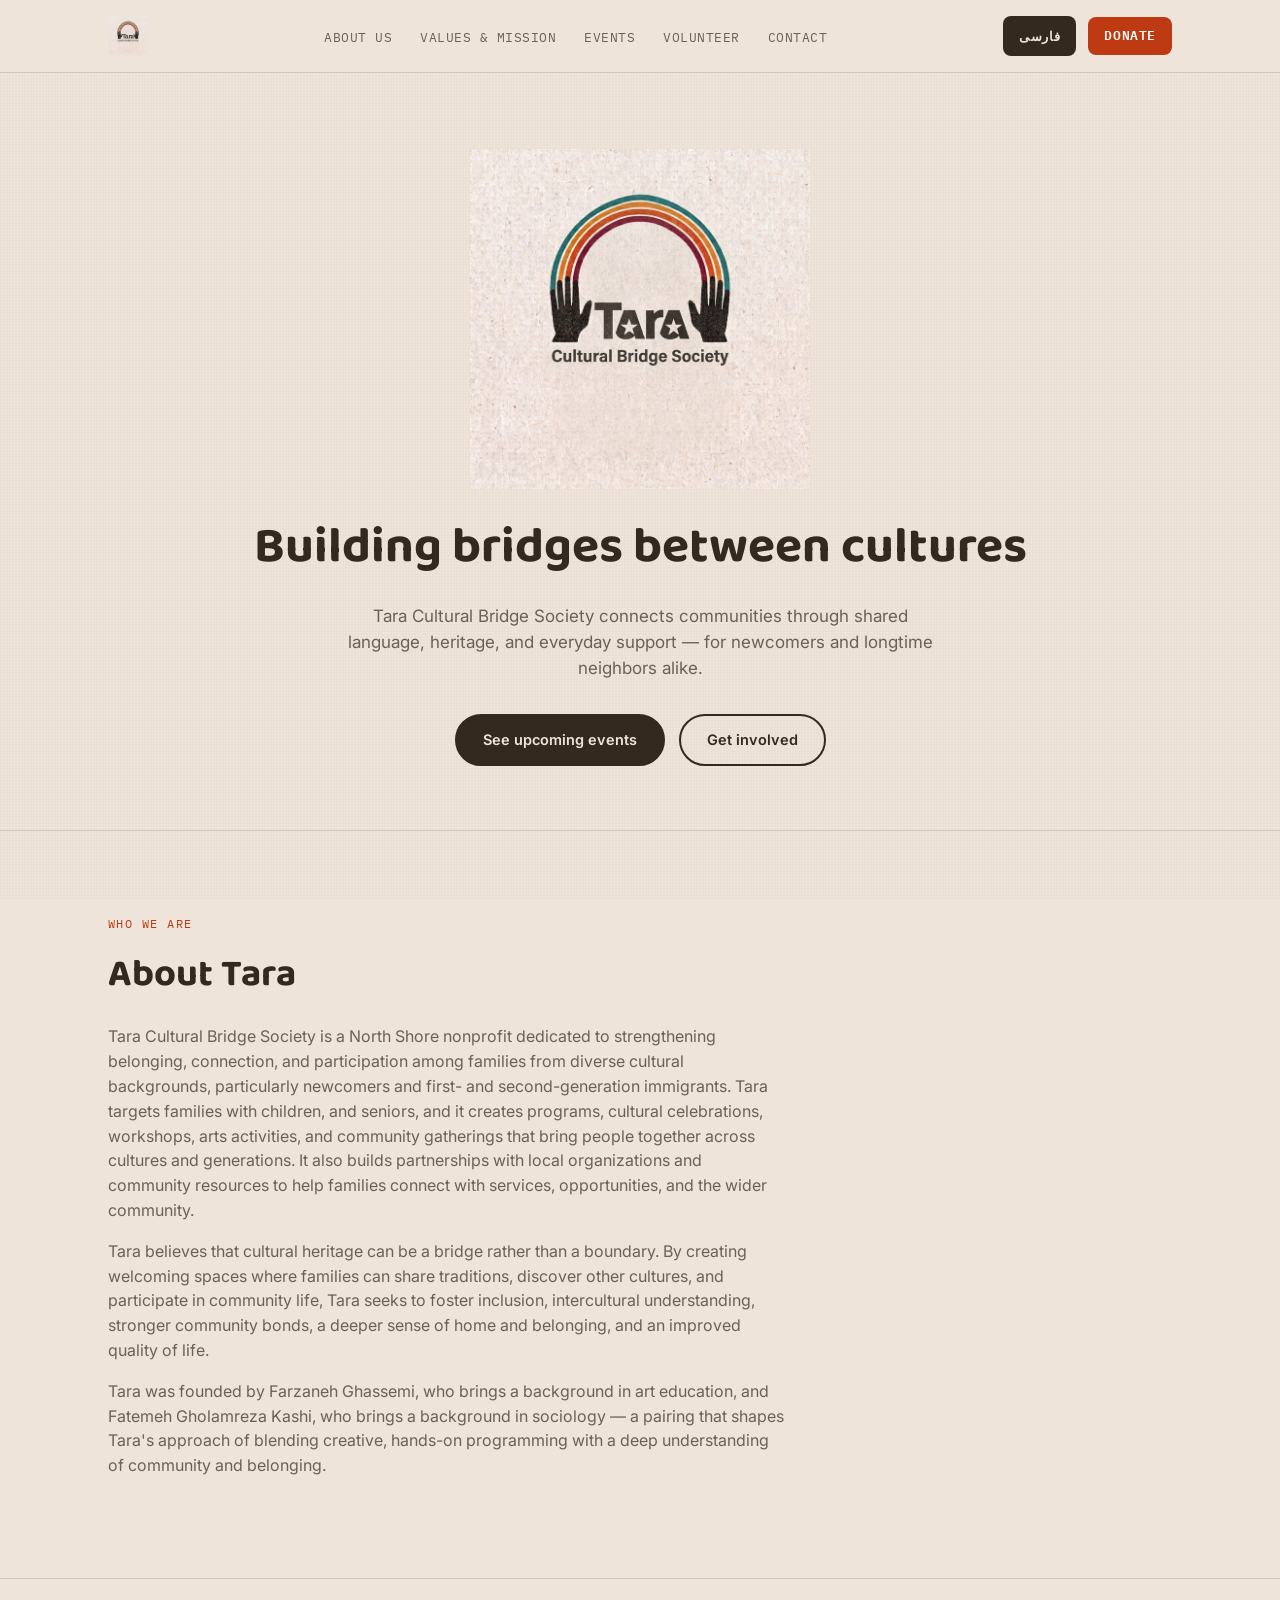
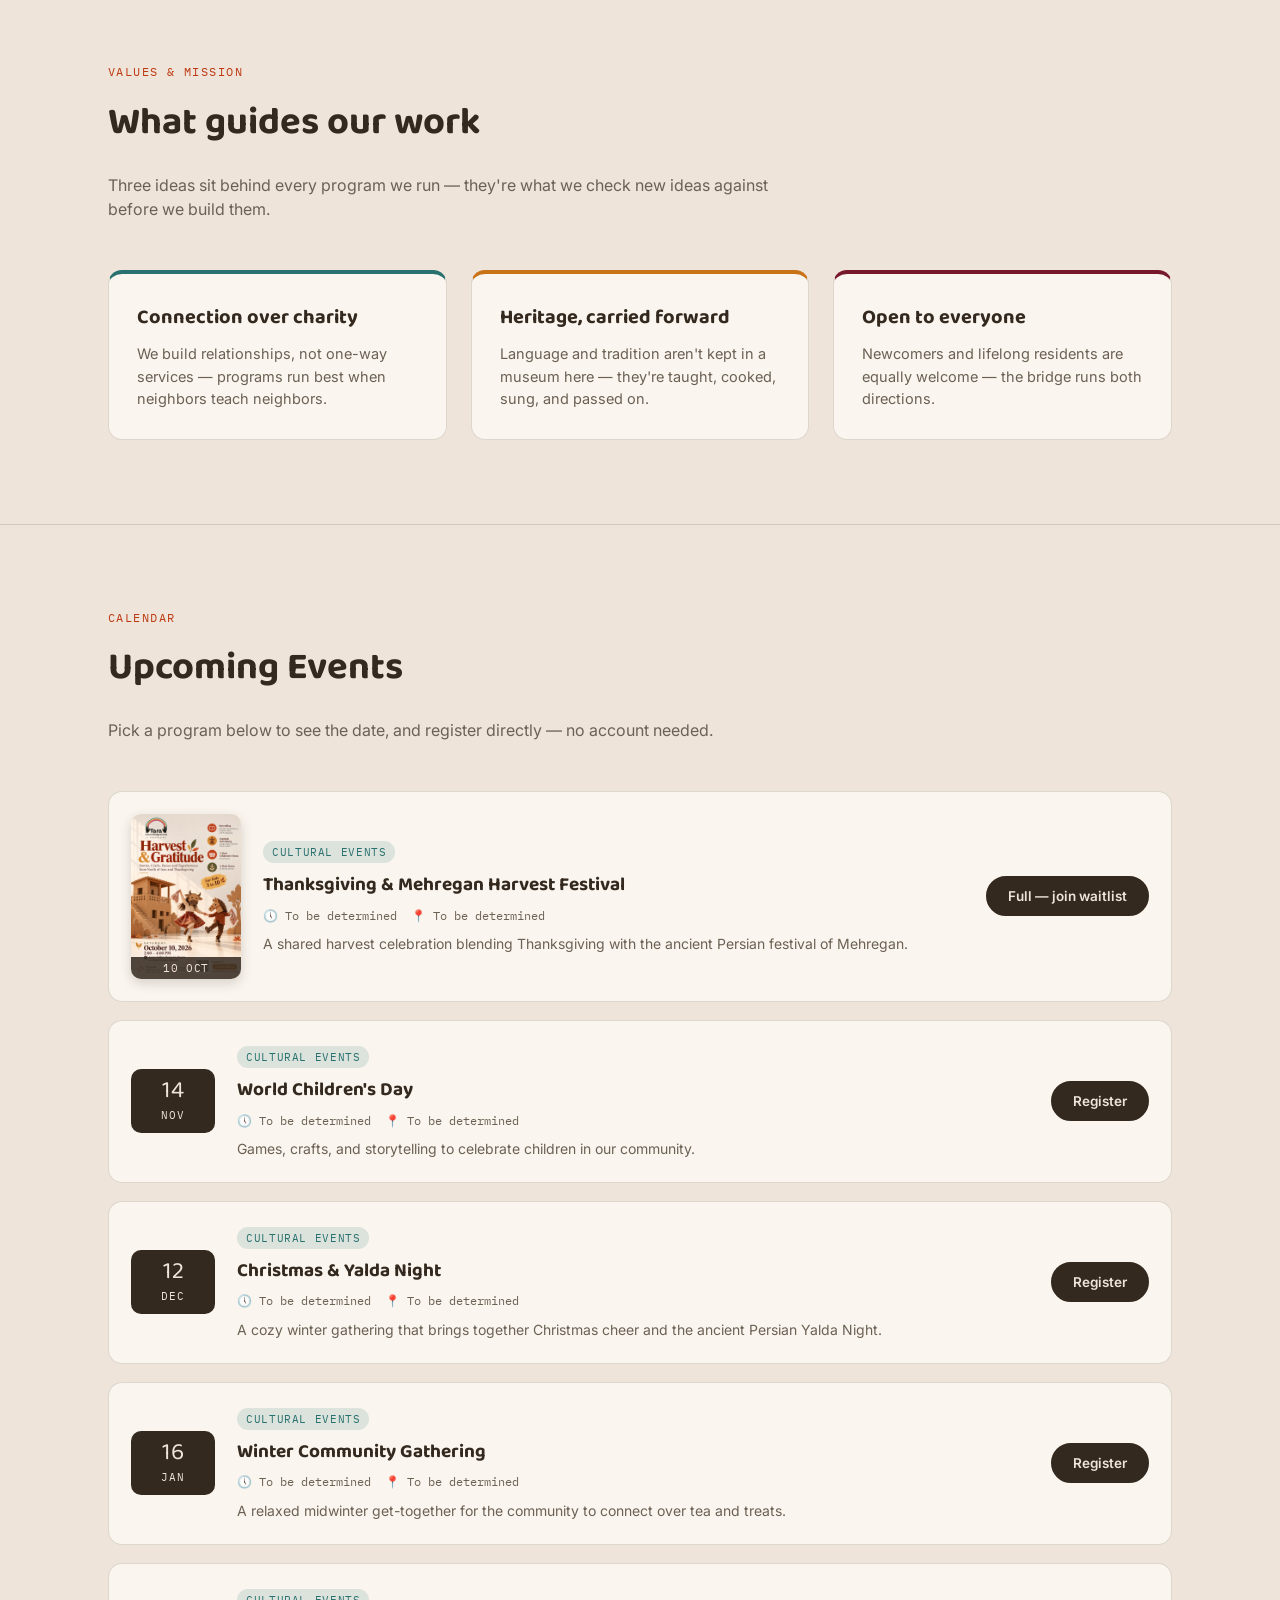
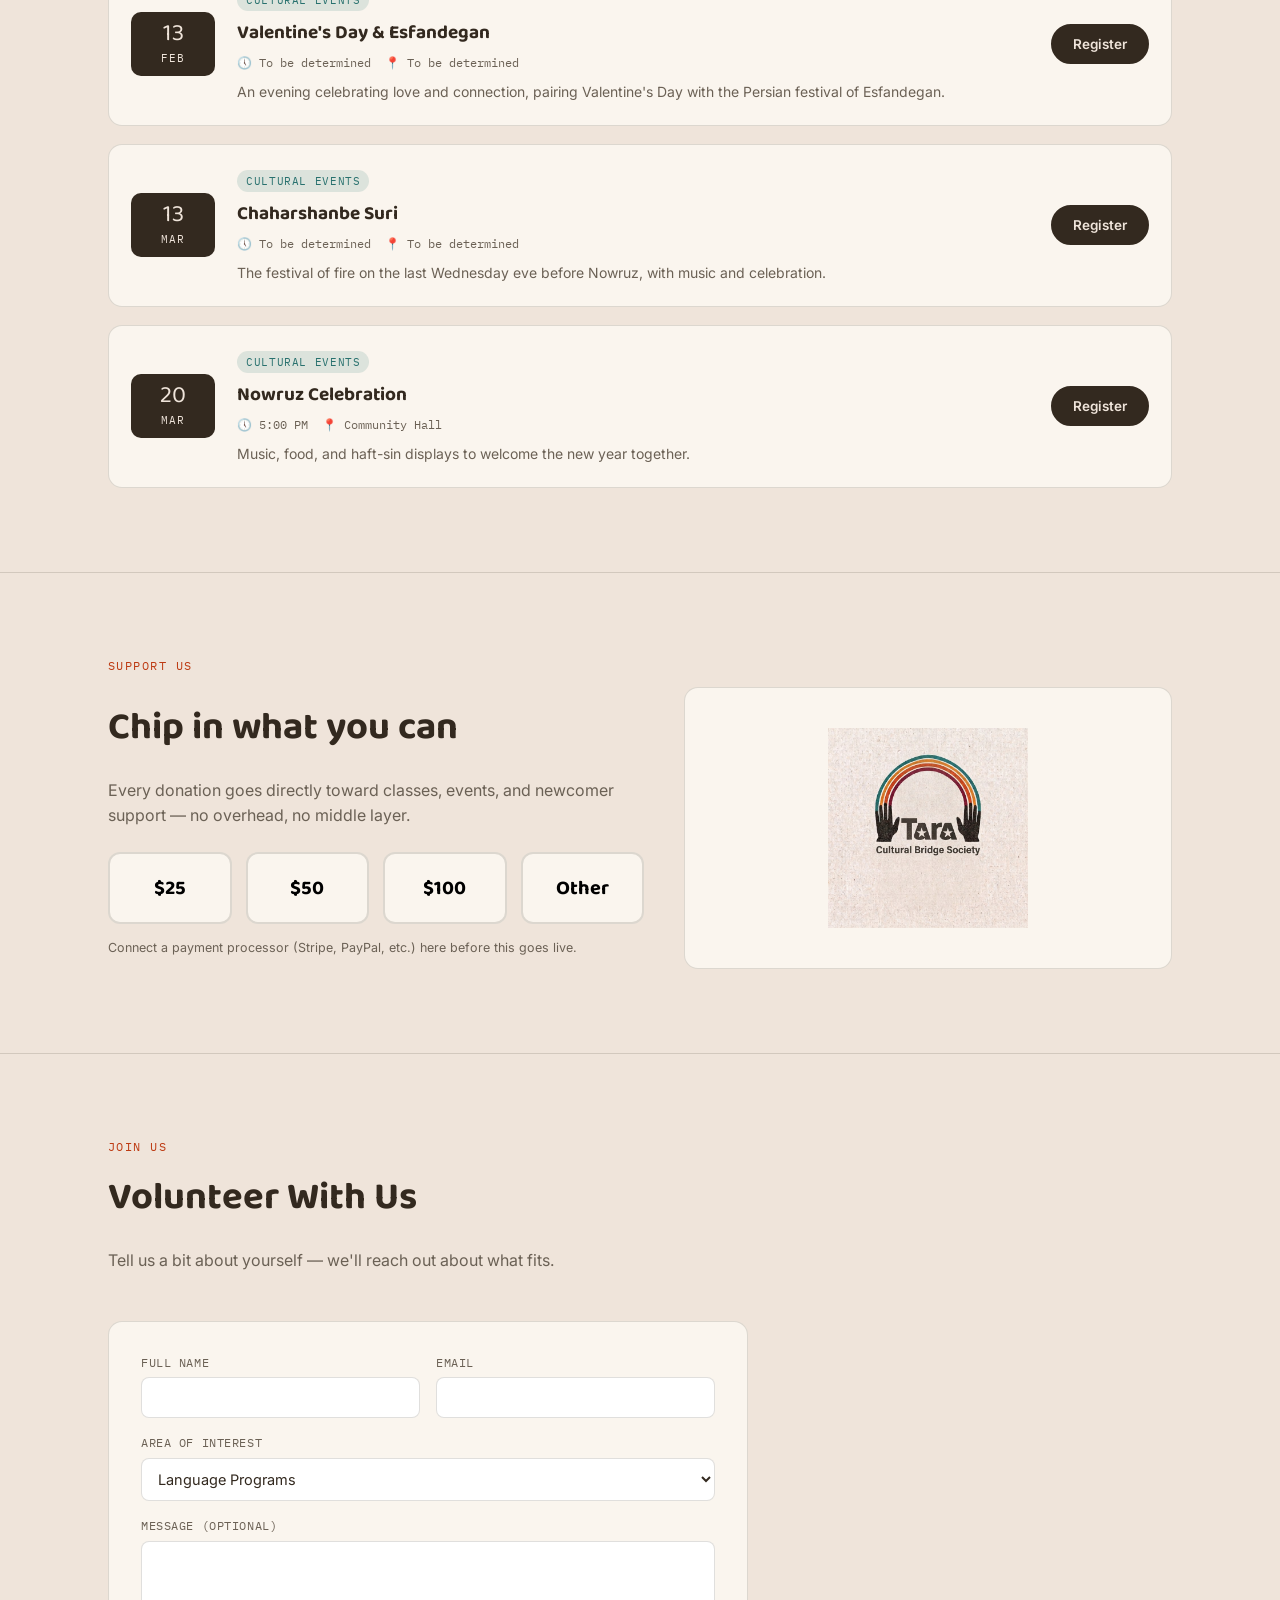
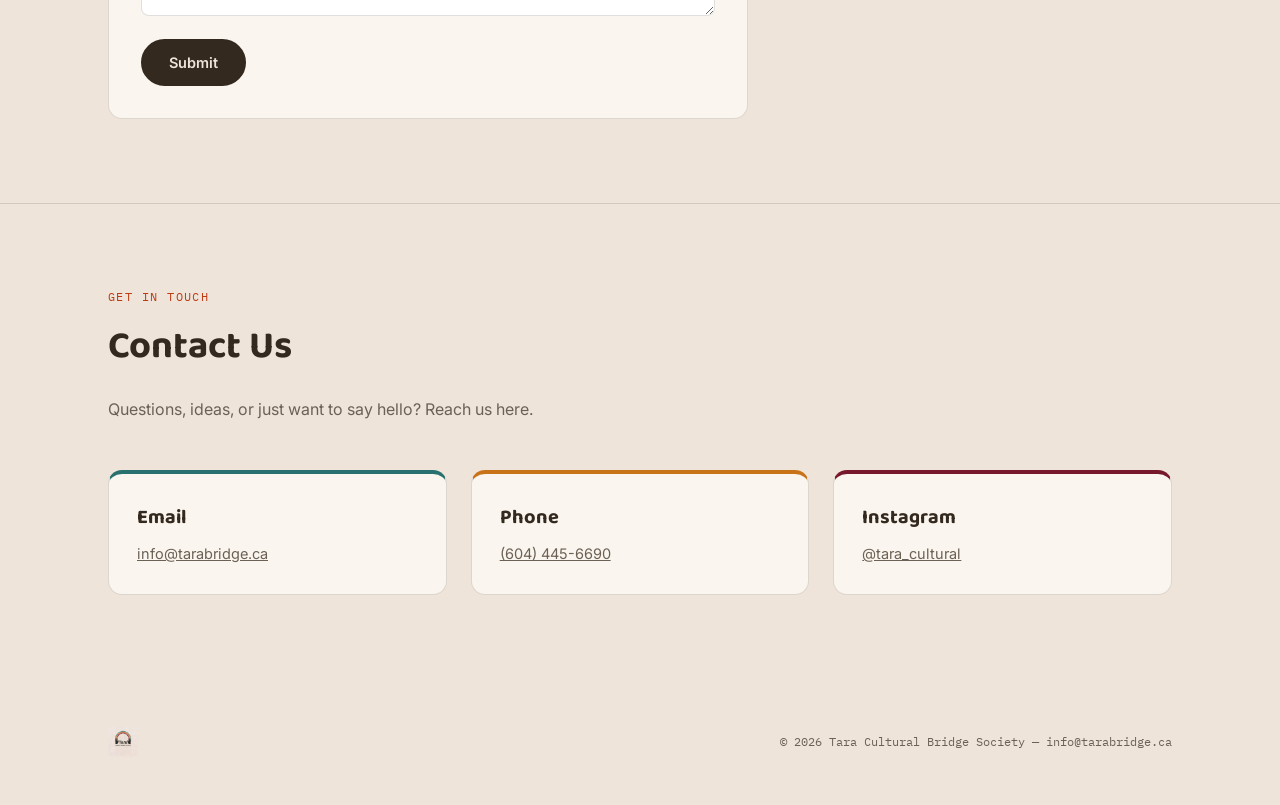
<file: index.html>
<!DOCTYPE html>
<html lang="en" id="htmlRoot">
<head>
<meta charset="UTF-8">
<meta name="viewport" content="width=device-width, initial-scale=1.0">
<title id="pageTitle">Tara Cultural Bridge Society</title>
<meta id="metaDescription" name="description" content="Tara Cultural Bridge Society is a North Shore nonprofit connecting communities through shared language, heritage, cultural events, and everyday support for newcomers and longtime neighbors alike.">
<link rel="canonical" id="canonicalLink" href="https://tarabridge.ca/">
<link rel="alternate" hreflang="en" href="https://tarabridge.ca/">
<link rel="alternate" hreflang="fa" href="https://tarabridge.ca/?lang=fa">
<link rel="alternate" hreflang="x-default" href="https://tarabridge.ca/">
<link rel="icon" type="image/jpeg" href="images/logo.jpg">
<script type="application/ld+json">
{
  "@context": "https://schema.org",
  "@type": "NGO",
  "name": "Tara Cultural Bridge Society",
  "url": "https://tarabridge.ca/",
  "logo": "https://tarabridge.ca/images/logo.jpg",
  "description": "Tara Cultural Bridge Society is a North Shore nonprofit connecting communities through shared language, heritage, cultural events, and everyday support for newcomers and longtime neighbors alike.",
  "email": "info@tarabridge.ca",
  "sameAs": ["https://www.instagram.com/tara_cultural/"]
}
</script>
<meta property="og:type" content="website">
<meta property="og:title" content="Tara Cultural Bridge Society">
<meta property="og:description" content="Building bridges between cultures — cultural events, mentorship, and community support on the North Shore.">
<meta property="og:url" content="https://tarabridge.ca/">
<link rel="preconnect" href="https://fonts.googleapis.com">
<link rel="preconnect" href="https://fonts.gstatic.com" crossorigin>
<link href="https://fonts.googleapis.com/css2?family=Baloo+2:wght@600;700;800&family=Inter:wght@400;500;600;700&family=Vazirmatn:wght@400;500;600;700&family=IBM+Plex+Mono:wght@500&display=swap" rel="stylesheet">
<link rel="stylesheet" href="styles.css">
<style>
  .event-thumb{ display:block; position:relative; border-radius:10px; overflow:hidden; box-shadow:0 4px 12px rgba(51,41,31,.18); }
  .event-thumb img{ width:100%; aspect-ratio:2/3; object-fit:cover; display:block; }
  .event-thumb-date{ position:absolute; left:0; right:0; bottom:0; background:rgba(51,41,31,.85); color:var(--paper); font-family:var(--mono); font-size:10.5px; letter-spacing:.06em; text-transform:uppercase; text-align:center; padding:3px 2px; }
  html[dir="rtl"] .event-thumb-date{ font-family:var(--farsi); letter-spacing:0; }
  .event-card.has-thumb{ grid-template-columns: 110px 1fr auto; }
  @media (max-width:720px){ .event-card.has-thumb{ grid-template-columns: 84px 1fr; } }
</style>
</head>
<body>

<nav class="nav">
  <div class="wrap nav-row">
    <a href="#top" class="nav-brand">
      <img width="700" height="700" src="images/logo.jpg" alt="Tara Cultural Bridge Society">
    </a>
    <ul class="nav-links" id="navLinks">
      <li><a href="#about" data-i18n="nav_about">About Us</a></li>
      <li><a href="#mission" data-i18n="nav_mission">Values &amp; Mission</a></li>
      <li><a href="#events" data-i18n="nav_events">Events</a></li>
      <li><a href="#volunteer" data-i18n="nav_volunteer">Volunteer</a></li>
      <li><a href="#contact" data-i18n="nav_contact">Contact</a></li>
    </ul>
    <div class="nav-right">
      <button class="lang-btn" id="langBtn">فارسی</button>
      <a href="#donate" class="donate-btn" data-i18n="nav_donate">Donate</a>
      <button class="nav-toggle" id="navToggle" aria-label="Menu">☰</button>
    </div>
  </div>
</nav>

<header class="hero" id="top">
  <div class="wrap">
    <img width="700" height="700" class="hero-logo" src="images/logo.jpg" alt="Tara Cultural Bridge Society logo">
    <h1 data-i18n="hero_title">Building bridges between cultures</h1>
    <p data-i18n="hero_sub">Tara Cultural Bridge Society connects communities through shared language, heritage, and everyday support — for newcomers and longtime neighbors alike.</p>
    <div class="hero-ctas">
      <a href="#events" class="btn btn-solid" data-i18n="hero_cta1">See upcoming events</a>
      <a href="#volunteer" class="btn btn-outline" data-i18n="hero_cta2">Get involved</a>
    </div>
  </div>
</header>

<section class="page-section" id="about">
  <div class="wrap">
    <div class="section-eyebrow" data-i18n="about_eyebrow">Who We Are</div>
    <div class="about-grid" style="grid-template-columns:1fr; max-width:68ch;">
      <div>
        <h2 class="section-title" data-i18n="about_title">About Tara</h2>
        <p data-i18n="about_p1">Tara Cultural Bridge Society is a North Shore nonprofit dedicated to strengthening belonging, connection, and participation among families from diverse cultural backgrounds, particularly newcomers and first- and second-generation immigrants. Tara targets families with children, and seniors, and it creates programs, cultural celebrations, workshops, arts activities, and community gatherings that bring people together across cultures and generations. It also builds partnerships with local organizations and community resources to help families connect with services, opportunities, and the wider community.</p>
        <p data-i18n="about_p2">Tara believes that cultural heritage can be a bridge rather than a boundary. By creating welcoming spaces where families can share traditions, discover other cultures, and participate in community life, Tara seeks to foster inclusion, intercultural understanding, stronger community bonds, a deeper sense of home and belonging, and an improved quality of life.</p>
        <p data-i18n="about_founders">Tara was founded by Farzaneh Ghassemi, who brings a background in art education, and Fatemeh Gholamreza Kashi, who brings a background in sociology — a pairing that shapes Tara's approach of blending creative, hands-on programming with a deep understanding of community and belonging.</p>
      </div>
    </div>
  </div>
</section>

<section class="page-section" id="mission">
  <div class="wrap">
    <div class="section-eyebrow" data-i18n="mission_eyebrow">Values &amp; Mission</div>
    <h2 class="section-title" data-i18n="mission_title">What guides our work</h2>
    <p class="section-lede" data-i18n="mission_lede">Three ideas sit behind every program we run — they're what we check new ideas against before we build them.</p>
    <div class="values-grid">
      <div class="value-card">
        <h3 data-i18n="value1_title">Connection over charity</h3>
        <p data-i18n="value1_body">We build relationships, not one-way services — programs run best when neighbors teach neighbors.</p>
      </div>
      <div class="value-card">
        <h3 data-i18n="value2_title">Heritage, carried forward</h3>
        <p data-i18n="value2_body">Language and tradition aren't kept in a museum here — they're taught, cooked, sung, and passed on.</p>
      </div>
      <div class="value-card">
        <h3 data-i18n="value3_title">Open to everyone</h3>
        <p data-i18n="value3_body">Newcomers and lifelong residents are equally welcome — the bridge runs both directions.</p>
      </div>
    </div>
  </div>
</section>

<section class="page-section" id="events">
  <div class="wrap">
    <div class="section-eyebrow" data-i18n="events_eyebrow">Calendar</div>
    <h2 class="section-title" data-i18n="events_title">Upcoming Events</h2>
    <p class="section-lede" data-i18n="events_lede">Pick a program below to see the date, and register directly — no account needed.</p>
    <div class="events-list" id="eventsList"></div>
  </div>
</section>

<section class="page-section" id="donate">
  <div class="wrap">
    <div class="section-eyebrow" data-i18n="donate_eyebrow">Support Us</div>
    <div class="donate-grid">
      <div>
        <h2 class="section-title" data-i18n="donate_title">Chip in what you can</h2>
        <p class="section-lede" style="margin-bottom:0;" data-i18n="donate_body">Every donation goes directly toward classes, events, and newcomer support — no overhead, no middle layer.</p>
        <div class="donate-tiers">
          <button class="tier-btn">$25</button>
          <button class="tier-btn">$50</button>
          <button class="tier-btn">$100</button>
          <button class="tier-btn" data-i18n="donate_other">Other</button>
        </div>
        <div class="donate-note" data-i18n="donate_note">Connect a payment processor (Stripe, PayPal, etc.) here before this goes live.</div>
      </div>
      <div class="donate-art">
        <img width="700" height="700" src="images/logo.jpg" alt="" style="max-width:200px;margin:0 auto;">
      </div>
    </div>
  </div>
</section>

<section class="page-section" id="volunteer">
  <div class="wrap">
    <div class="section-eyebrow" data-i18n="volunteer_eyebrow">Join Us</div>
    <h2 class="section-title" data-i18n="volunteer_title">Volunteer With Us</h2>
    <p class="section-lede" data-i18n="volunteer_body">Tell us a bit about yourself — we'll reach out about what fits.</p>
    <form class="volunteer-form" id="volunteerForm">
      <div>
        <label data-i18n="label_name">Full Name</label>
        <input type="text" id="volName" required>
      </div>
      <div>
        <label data-i18n="label_email">Email</label>
        <input type="email" id="volEmail" required>
      </div>
      <div class="full">
        <label data-i18n="label_interest">Area of Interest</label>
        <select id="volInterest">
          <option data-i18n="opt_language">Language Programs</option>
          <option data-i18n="opt_events">Event Support</option>
          <option data-i18n="opt_mentorship">Mentorship</option>
          <option data-i18n="opt_admin">Admin / Behind-the-scenes</option>
        </select>
      </div>
      <div class="full">
        <label data-i18n="label_message">Message (optional)</label>
        <textarea id="volMessage" rows="3"></textarea>
      </div>
      <div class="full">
        <button type="submit" class="btn btn-solid" data-i18n="label_submit">Submit</button>
        <span class="reg-msg" id="volMsg" style="margin-inline-start:14px;"></span>
      </div>
    </form>
  </div>
</section>

<section class="page-section" id="contact" style="border-bottom:none;">
  <div class="wrap">
    <div class="section-eyebrow" data-i18n="contact_eyebrow">Get in Touch</div>
    <h2 class="section-title" data-i18n="contact_title">Contact Us</h2>
    <p class="section-lede" data-i18n="contact_lede">Questions, ideas, or just want to say hello? Reach us here.</p>
    <div class="values-grid">
      <div class="value-card">
        <h3 data-i18n="contact_email_label">Email</h3>
        <p><a href="mailto:info@tarabridge.ca" style="color:inherit;">info@tarabridge.ca</a></p>
      </div>
      <div class="value-card">
        <h3 data-i18n="contact_phone_label">Phone</h3>
        <p><a href="tel:+16044456690" style="color:inherit;">(604) 445-6690</a></p>
      </div>
      <div class="value-card">
        <h3 data-i18n="contact_instagram_label">Instagram</h3>
        <p><a href="https://www.instagram.com/tara_cultural/" target="_blank" rel="noopener" style="color:inherit;">@tara_cultural</a></p>
      </div>
    </div>
  </div>
</section>

<footer>
  <div class="wrap footer-row">
    <img width="700" height="700" src="images/logo.jpg" alt="Tara Cultural Bridge Society">
    <div class="footer-meta" data-i18n="footer_text">© 2026 Tara Cultural Bridge Society — info@tarabridge.ca</div>
  </div>
</footer>

<script>
// Paste the Google Apps Script Web App URL here after you deploy it (see Code.gs instructions).
const SHEETS_ENDPOINT = "https://script.google.com/macros/s/AKfycbz17nLpRn3llqi-0UYypDrjoUQg57SEyKT3yRZpGgUSXBRELVakcVpwr48lIpXO9dbw/exec";

async function sendToSheet(payload){
  await fetch(SHEETS_ENDPOINT, {
    method: "POST",
    mode: "no-cors",
    headers: { "Content-Type": "text/plain;charset=utf-8" },
    body: JSON.stringify(payload)
  });
}

const CONFIRMATION_ENDPOINT = "/api/send-confirmation.php";

async function sendConfirmationEmail(payload){
  try{
    await fetch(CONFIRMATION_ENDPOINT, {
      method: "POST",
      headers: { "Content-Type": "application/json" },
      body: JSON.stringify(payload)
    });
  }catch(err){
    console.warn("Confirmation email failed to send.", err);
  }
}

const TRANSLATIONS = {
  en: {
    meta_title:"Tara Cultural Bridge Society",
    meta_description:"Tara Cultural Bridge Society is a North Shore nonprofit connecting communities through shared language, heritage, cultural events, and everyday support for newcomers and longtime neighbors alike.",
    nav_about:"About Us", nav_mission:"Values & Mission", nav_events:"Events",
    nav_volunteer:"Volunteer", nav_donate:"Donate", nav_contact:"Contact",
    hero_title:"Building bridges between cultures",
    hero_sub:"Tara Cultural Bridge Society connects communities through shared language, heritage, and everyday support — for newcomers and longtime neighbors alike.",
    hero_cta1:"See upcoming events", hero_cta2:"Get involved",
    about_eyebrow:"Who We Are", about_title:"About Tara",
    about_p1:"Tara Cultural Bridge Society is a North Shore nonprofit dedicated to strengthening belonging, connection, and participation among families from diverse cultural backgrounds, particularly newcomers and first- and second-generation immigrants. Tara targets families with children, and seniors, and it creates programs, cultural celebrations, workshops, arts activities, and community gatherings that bring people together across cultures and generations. It also builds partnerships with local organizations and community resources to help families connect with services, opportunities, and the wider community.",
    about_p2:"Tara believes that cultural heritage can be a bridge rather than a boundary. By creating welcoming spaces where families can share traditions, discover other cultures, and participate in community life, Tara seeks to foster inclusion, intercultural understanding, stronger community bonds, a deeper sense of home and belonging, and an improved quality of life.",
    about_founders:"Tara was founded by Farzaneh Ghassemi, who brings a background in art education, and Fatemeh Gholamreza Kashi, who brings a background in sociology — a pairing that shapes Tara's approach of blending creative, hands-on programming with a deep understanding of community and belonging.",
    stat_years:"Years Active", stat_events:"Events / Year", stat_members:"Community Members",
    mission_eyebrow:"Values & Mission", mission_title:"What guides our work",
    mission_lede:"Three ideas sit behind every program we run — they're what we check new ideas against before we build them.",
    value1_title:"Connection over charity", value1_body:"We build relationships, not one-way services — programs run best when neighbors teach neighbors.",
    value2_title:"Heritage, carried forward", value2_body:"Language and tradition aren't kept in a museum here — they're taught, cooked, sung, and passed on.",
    value3_title:"Open to everyone", value3_body:"Newcomers and lifelong residents are equally welcome — the bridge runs both directions.",
    events_eyebrow:"Calendar", events_title:"Upcoming Events",
    events_lede:"Pick a program below to see the date, and register directly — no account needed.",
    donate_eyebrow:"Support Us", donate_title:"Chip in what you can",
    donate_body:"Every donation goes directly toward classes, events, and newcomer support — no overhead, no middle layer.",
    donate_other:"Other", donate_note:"Connect a payment processor (Stripe, PayPal, etc.) here before this goes live.",
    volunteer_eyebrow:"Join Us", volunteer_title:"Volunteer With Us",
    volunteer_body:"Tell us a bit about yourself — we'll reach out about what fits.",
    label_name:"Full Name", label_email:"Email", label_interest:"Area of Interest",
    label_message:"Message (optional)", label_submit:"Submit",
    opt_language:"Language Programs", opt_events:"Event Support", opt_mentorship:"Mentorship", opt_admin:"Admin / Behind-the-scenes",
    contact_eyebrow:"Get in Touch", contact_title:"Contact Us",
    contact_lede:"Questions, ideas, or just want to say hello? Reach us here.",
    contact_email_label:"Email", contact_phone_label:"Phone", contact_instagram_label:"Instagram",
    footer_text:"© 2026 Tara Cultural Bridge Society — info@tarabridge.ca",
    register:"Register", waitlist:"Full — join waitlist", cancel:"Cancel", registered:"Registered ✓", full:"Full", spots_left:"spots left",
    reg_kidName:"Child's name", reg_kidAge:"Child's age", reg_parentName:"Parent's name",
    reg_email:"Email", reg_phone:"Phone", reg_allergy:"Allergies (write “None” if none)",
    reg_submit:"Confirm registration",
    reg_success:"You're registered — see you there!", reg_error:"Something went wrong, please try again.",
    lang_toggle_label:"فارسی"
  },
  fa: {
    meta_title:"انجمن پل فرهنگی تارا",
    meta_description:"انجمن پل فرهنگی تارا یک سازمان غیرانتفاعی در نورث‌شور است که جوامع را از طریق زبان مشترک، میراث فرهنگی، رویدادهای فرهنگی و حمایت روزمره برای تازه‌واردان و همسایگان قدیمی به هم پیوند می‌دهد.",
    nav_about:"درباره ما", nav_mission:"ارزش‌ها و مأموریت", nav_events:"رویدادها",
    nav_volunteer:"داوطلب شوید", nav_donate:"کمک مالی", nav_contact:"تماس با ما",
    hero_title:"ساختن پل میان فرهنگ‌ها",
    hero_sub:"انجمن پل فرهنگی تارا جوامع را از طریق زبان مشترک، میراث فرهنگی و حمایت روزمره به هم پیوند می‌دهد — برای تازه‌واردان و همسایگان قدیمی، هر دو.",
    hero_cta1:"رویدادهای پیش‌رو", hero_cta2:"داوطلب شوید",
    about_eyebrow:"ما که هستیم", about_title:"درباره تارا",
    about_p1:"انجمن پل فرهنگی تارا یک سازمان غیرانتفاعی در نورث‌شور است که به تقویت حس تعلق، پیوند و مشارکت خانواده‌هایی با پیشینه‌های فرهنگی گوناگون اختصاص دارد، به‌ویژه تازه‌واردان و مهاجران نسل اول و دوم. تارا خانواده‌های دارای فرزند و سالمندان را هدف قرار می‌دهد و برنامه‌ها، جشن‌های فرهنگی، کارگاه‌ها، فعالیت‌های هنری و گردهمایی‌های اجتماعی برگزار می‌کند که مردم را از فرهنگ‌ها و نسل‌های مختلف گرد هم می‌آورد. این انجمن همچنین با سازمان‌ها و منابع محلی همکاری می‌کند تا خانواده‌ها را به خدمات، فرصت‌ها و جامعه گسترده‌تر متصل کند.",
    about_p2:"تارا باور دارد که میراث فرهنگی می‌تواند پلی باشد، نه مرزی. با ایجاد فضاهایی گرم که در آن خانواده‌ها می‌توانند سنت‌های خود را به اشتراک بگذارند، با فرهنگ‌های دیگر آشنا شوند و در زندگی اجتماعی مشارکت کنند، تارا در پی تقویت همبستگی، درک بین‌فرهنگی، پیوندهای اجتماعی قوی‌تر، حس عمیق‌تری از خانه و تعلق، و بهبود کیفیت زندگی است.",
    about_founders:"تارا توسط فرزانه قاسمی، با پیشینه‌ای در آموزش هنر، و فاطمه غلامرضا کاشی، با پیشینه‌ای در جامعه‌شناسی، بنیان‌گذاری شده است — ترکیبی که رویکرد تارا در پیوند دادن برنامه‌های خلاقانه و عملی با درکی عمیق از جامعه و تعلق را شکل می‌دهد.",
    stat_years:"سال فعالیت", stat_events:"رویداد در سال", stat_members:"عضو جامعه",
    mission_eyebrow:"ارزش‌ها و مأموریت", mission_title:"آنچه کار ما را هدایت می‌کند",
    mission_lede:"سه ایده پشت هر برنامه‌ای که اجرا می‌کنیم قرار دارد — معیار ما پیش از ساختن هر ایده تازه.",
    value1_title:"پیوند، نه صرفاً کمک", value1_body:"ما رابطه می‌سازیم، نه خدمات یک‌طرفه — بهترین برنامه‌ها زمانی است که همسایه‌ها به هم یاد می‌دهند.",
    value2_title:"میراثی که ادامه می‌یابد", value2_body:"زبان و سنت اینجا در موزه نگه‌داری نمی‌شود — آموزش داده می‌شود، پخته می‌شود، خوانده می‌شود و منتقل می‌شود.",
    value3_title:"برای همه باز است", value3_body:"تازه‌واردان و ساکنان قدیمی به یک اندازه خوش‌آمدند — پل در هر دو جهت کار می‌کند.",
    events_eyebrow:"تقویم", events_title:"رویدادهای پیش‌رو",
    events_lede:"یک برنامه را از میان رویدادهای زیر انتخاب کنید و مستقیماً ثبت‌نام کنید — نیازی به حساب کاربری نیست.",
    donate_eyebrow:"از ما حمایت کنید", donate_title:"هر مقدار که می‌توانید کمک کنید",
    donate_body:"هر کمک مالی مستقیماً صرف کلاس‌ها، رویدادها و حمایت از تازه‌واردان می‌شود — بدون هزینه اضافی.",
    donate_other:"مبلغ دیگر", donate_note:"پیش از فعال‌سازی، یک درگاه پرداخت (Stripe، PayPal و غیره) به این بخش متصل کنید.",
    volunteer_eyebrow:"به ما بپیوندید", volunteer_title:"داوطلب شوید",
    volunteer_body:"کمی درباره خودتان بگویید — ما با شما درباره بهترین گزینه تماس می‌گیریم.",
    label_name:"نام و نام خانوادگی", label_email:"ایمیل", label_interest:"حوزه مورد علاقه",
    label_message:"پیام (اختیاری)", label_submit:"ارسال",
    opt_language:"برنامه‌های زبان", opt_events:"پشتیبانی رویداد", opt_mentorship:"منتورینگ", opt_admin:"اداری / پشت صحنه",
    contact_eyebrow:"در تماس باشید", contact_title:"تماس با ما",
    contact_lede:"سؤال یا ایده‌ای دارید یا فقط می‌خواهید سلام کنید؟ از این طریق با ما در ارتباط باشید.",
    contact_email_label:"ایمیل", contact_phone_label:"تلفن", contact_instagram_label:"اینستاگرام",
    footer_text:"© ۲۰۲۶ انجمن پل فرهنگی تارا — info@tarabridge.ca",
    register:"ثبت‌نام", waitlist:"تکمیل ظرفیت — لیست انتظار", cancel:"انصراف", registered:"ثبت‌نام شد ✓", full:"تکمیل ظرفیت", spots_left:"جای خالی",
    reg_kidName:"نام کودک", reg_kidAge:"سن کودک", reg_parentName:"نام والد",
    reg_email:"ایمیل", reg_phone:"تلفن", reg_allergy:"حساسیت غذایی (در صورت نبود «ندارد» بنویسید)",
    reg_submit:"تأیید ثبت‌نام",
    reg_success:"ثبت‌نام شما انجام شد — آنجا می‌بینیمتان!", reg_error:"مشکلی پیش آمد، دوباره تلاش کنید.",
    lang_toggle_label:"English"
  }
};

// Used only if the Events sheet can't be reached (offline, script error, etc.)
const FALLBACK_EVENTS = [
  { id:"nowruz-2027", program:"Cultural Events", date:"2027-03-20", time:"5:00 PM",
    title_en:"Nowruz Celebration", title_fa:"جشن نوروز",
    loc_en:"Community Hall", loc_fa:"سالن اجتماعات",
    desc_en:"Music, food, and haft-sin displays to welcome the new year together.",
    desc_fa:"موسیقی، غذا و سفره هفت‌سین برای استقبال از سال نو در کنار هم.",
    capacity: 120 },
  { id:"mehregan-harvest", program:"Cultural Events", date:"2026-10-10", time:"To be determined", time_fa:"متعاقباً اعلام می‌شود",
    title_en:"Thanksgiving & Mehregan Harvest Festival", title_fa:"جشن برداشت / مهرگان",
    loc_en:"To be determined", loc_fa:"متعاقباً اعلام می‌شود",
    desc_en:"A shared harvest celebration blending Thanksgiving with the ancient Persian festival of Mehregan.",
    desc_fa:"جشنی مشترک از برداشت که شکرگزاری را با جشن باستانی ایرانی مهرگان پیوند می‌دهد.",
    capacity: 100 },
  { id:"childrens-day", program:"Cultural Events", date:"2026-11-14", time:"To be determined", time_fa:"متعاقباً اعلام می‌شود",
    title_en:"World Children's Day", title_fa:"روز جهانی کودک",
    loc_en:"To be determined", loc_fa:"متعاقباً اعلام می‌شود",
    desc_en:"Games, crafts, and storytelling to celebrate children in our community.",
    desc_fa:"بازی، هنر دستی و قصه‌گویی برای بزرگداشت کودکان جامعه ما.",
    capacity: 80 },
  { id:"yalda-xmas", program:"Cultural Events", date:"2026-12-12", time:"To be determined", time_fa:"متعاقباً اعلام می‌شود",
    title_en:"Christmas & Yalda Night", title_fa:"شب یلدا",
    loc_en:"To be determined", loc_fa:"متعاقباً اعلام می‌شود",
    desc_en:"A cozy winter gathering that brings together Christmas cheer and the ancient Persian Yalda Night.",
    desc_fa:"گردهمایی گرم زمستانی که شادی کریسمس را با شب یلدای باستانی ایران پیوند می‌دهد.",
    capacity: 100 },
  { id:"winter-gathering", program:"Cultural Events", date:"2027-01-16", time:"To be determined", time_fa:"متعاقباً اعلام می‌شود",
    title_en:"Winter Community Gathering", title_fa:"گردهمایی زمستانی",
    loc_en:"To be determined", loc_fa:"متعاقباً اعلام می‌شود",
    desc_en:"A relaxed midwinter get-together for the community to connect over tea and treats.",
    desc_fa:"دیداری آرام در دل زمستان برای گردهمایی جامعه بر سر چای و شیرینی.",
    capacity: 60 },
  { id:"valentine-esfandegan", program:"Cultural Events", date:"2027-02-13", time:"To be determined", time_fa:"متعاقباً اعلام می‌شود",
    title_en:"Valentine's Day & Esfandegan", title_fa:"روز ولنتاین / اسفندگان",
    loc_en:"To be determined", loc_fa:"متعاقباً اعلام می‌شود",
    desc_en:"An evening celebrating love and connection, pairing Valentine's Day with the Persian festival of Esfandegan.",
    desc_fa:"شبی در بزرگداشت عشق و پیوند، همراه با جشن ایرانی اسفندگان.",
    capacity: 90 },
  { id:"chaharshanbe-suri", program:"Cultural Events", date:"2027-03-13", time:"To be determined", time_fa:"متعاقباً اعلام می‌شود",
    title_en:"Chaharshanbe Suri", title_fa:"چهارشنبه‌سوری / عید",
    loc_en:"To be determined", loc_fa:"متعاقباً اعلام می‌شود",
    desc_en:"The festival of fire on the last Wednesday eve before Nowruz, with music and celebration.",
    desc_fa:"جشن آتش در آخرین چهارشنبه پیش از نوروز، همراه با موسیقی و شادی.",
    capacity: 100 }
];

// Live event data, edited by staff directly in the Google Sheet (see the "Events" tab).
let EVENTS = FALLBACK_EVENTS;

async function loadEvents(){
  try{
    const res = await fetch(SHEETS_ENDPOINT + "?action=events", { cache: "no-store" });
    if(!res.ok) throw new Error("Bad response " + res.status);
    const data = await res.json();
    const valid = Array.isArray(data) ? data.filter(ev => ev && ev.id && ev.date) : [];
    if(valid.length){ EVENTS = valid; }
  }catch(err){
    console.warn("Could not load events from the sheet, showing fallback events.", err);
  }
}

let currentLang = "en";
function t(key){ return TRANSLATIONS[currentLang][key] || key; }

function applyStaticTranslations(){
  document.querySelectorAll("[data-i18n]").forEach(function(el){
    const key = el.getAttribute("data-i18n");
    if(TRANSLATIONS[currentLang][key] !== undefined){
      el.textContent = TRANSLATIONS[currentLang][key];
    }
  });
}

function formatDate(iso, lang){
  const d = new Date(String(iso).slice(0,10) + "T00:00:00");
  const monthsEn = ["JAN","FEB","MAR","APR","MAY","JUN","JUL","AUG","SEP","OCT","NOV","DEC"];
  const monthsFa = ["ژانویه","فوریه","مارس","آوریل","مه","ژوئن","ژوئیه","اوت","سپتامبر","اکتبر","نوامبر","دسامبر"];
  return { day: d.getDate(), mon: lang === "fa" ? monthsFa[d.getMonth()] : monthsEn[d.getMonth()] };
}

// Poster image shown as the event's icon on the homepage card (a sheet column "image" also works).
const EVENT_IMAGES = {
  "mehregan-harvest": "images/harvest-gratitude-poster.jpg"
};
// Events whose Register button opens the full event page (description + poster) instead of the inline form.
const FULL_PAGE_EVENTS = ["mehregan-harvest"];
// Events whose registration is closed (capacity reached); their page offers a waitlist instead.
const CLOSED_EVENTS = ["mehregan-harvest"];

async function getRegistrationCount(eventId){
  // Live headcounts aren't tracked client-side anymore (registrations go straight to
  // the Google Sheet). This always returns 0, so capacity/"Full" checks are effectively off.
  return 0;
}

async function renderEvents(){
  const list = document.getElementById("eventsList");
  list.innerHTML = "";
  const sorted = [...EVENTS].sort((a,b)=> new Date(a.date) - new Date(b.date));
  for(const ev of sorted){
    const count = await getRegistrationCount(ev.id);
    const remaining = ev.capacity === null ? null : Math.max(ev.capacity - count, 0);
    const isFull = remaining !== null && remaining <= 0;
    const dateParts = formatDate(ev.date, currentLang);

    const eventUrl = `events/${ev.id}.html${currentLang==="fa" ? "?lang=fa" : ""}`;
    const evImage = ev.image || EVENT_IMAGES[ev.id];
    const opensFullPage = FULL_PAGE_EVENTS.includes(ev.id);
    const closedEvent = CLOSED_EVENTS.includes(ev.id);
    const card = document.createElement("div");
    card.className = "event-card" + (evImage ? " has-thumb" : "");
    card.innerHTML = `
      ${evImage
        ? `<a class="event-thumb" href="${eventUrl}"><img src="${evImage}" alt="" loading="lazy"><span class="event-thumb-date">${dateParts.day} ${dateParts.mon}</span></a>`
        : `<div class="event-date"><span class="day">${dateParts.day}</span><span class="mon">${dateParts.mon}</span></div>`}
      <div class="event-info">
        <div class="event-tag">${ev.program}</div>
        <h3><a href="${eventUrl}" style="color:inherit;text-decoration:none;">${currentLang==="fa" ? ev.title_fa : ev.title_en}</a></h3>
        <div class="event-meta"><span>🕔 ${currentLang==="fa" && ev.time_fa ? ev.time_fa : ev.time}</span><span>📍 ${currentLang==="fa" ? ev.loc_fa : ev.loc_en}</span></div>
        <p class="event-desc">${currentLang==="fa" ? ev.desc_fa : ev.desc_en}</p>
        <form class="reg-form" data-event="${ev.id}">
          <input type="text" placeholder="${t('reg_kidName')}" class="reg-kidname" required>
          <input type="number" min="0" placeholder="${t('reg_kidAge')}" class="reg-kidage" required>
          <input type="text" placeholder="${t('reg_parentName')}" class="reg-parentname" required>
          <input type="email" placeholder="${t('reg_email')}" class="reg-email" required>
          <input type="tel" placeholder="${t('reg_phone')}" class="reg-phone" required>
          <textarea placeholder="${t('reg_allergy')}" class="reg-allergy" required></textarea>
          <button type="submit" class="btn btn-solid reg-submit">${t('reg_submit')}</button>
          <span class="reg-msg"></span>
        </form>
      </div>
      <div class="event-action">
        <button class="btn-register" ${isFull ? "disabled" : ""}>${isFull ? t('full') : closedEvent ? t('waitlist') : t('register')}</button>
      </div>
    `;
    list.appendChild(card);

    const regBtn = card.querySelector(".btn-register");
    const form = card.querySelector(".reg-form");
    if(!isFull && opensFullPage){
      regBtn.addEventListener("click", function(){ window.location.href = eventUrl; });
    } else if(!isFull){
      regBtn.addEventListener("click", function(){
        const opening = form.classList.toggle("open");
        regBtn.textContent = opening ? t('cancel') : t('register');
      });
    }
    form.addEventListener("submit", async function(e){
      e.preventDefault();
      const kidNameVal = form.querySelector(".reg-kidname").value.trim();
      const kidAgeVal = form.querySelector(".reg-kidage").value.trim();
      const parentNameVal = form.querySelector(".reg-parentname").value.trim();
      const emailVal = form.querySelector(".reg-email").value.trim();
      const phoneVal = form.querySelector(".reg-phone").value.trim();
      const allergyVal = form.querySelector(".reg-allergy").value.trim();
      const msgEl = form.querySelector(".reg-msg");
      try{
        await sendToSheet({
          type: "registration",
          event: ev.id,
          eventTitle: currentLang === "fa" ? ev.title_fa : ev.title_en,
          kidName: kidNameVal,
          kidAge: kidAgeVal,
          parentName: parentNameVal,
          email: emailVal,
          phone: phoneVal,
          allergy: allergyVal
        });
        sendConfirmationEmail({
          to: emailVal,
          parentName: parentNameVal,
          kidName: kidNameVal,
          eventTitle: currentLang === "fa" ? ev.title_fa : ev.title_en,
          eventDate: `${dateParts.day} ${dateParts.mon}`,
          eventTime: currentLang === "fa" && ev.time_fa ? ev.time_fa : ev.time,
          eventLoc: currentLang === "fa" ? ev.loc_fa : ev.loc_en,
          lang: currentLang
        });
        msgEl.textContent = t("reg_success");
        msgEl.className = "reg-msg ok";
        form.querySelector(".reg-submit").disabled = true;
        regBtn.textContent = t("registered");
        regBtn.disabled = true;
      }catch(err){
        msgEl.textContent = t("reg_error");
        msgEl.className = "reg-msg err";
      }
    });
  }
  updateEventsStructuredData(sorted);
}

function updateEventsStructuredData(sortedEvents){
  const existing = document.getElementById("events-jsonld");
  if(existing){ existing.remove(); }
  const events = sortedEvents.map(ev => ({
    "@type": "Event",
    "name": currentLang === "fa" ? ev.title_fa : ev.title_en,
    "startDate": ev.date,
    "eventAttendanceMode": "https://schema.org/OfflineEventAttendanceMode",
    "eventStatus": "https://schema.org/EventScheduled",
    "location": {
      "@type": "Place",
      "name": currentLang === "fa" ? ev.loc_fa : ev.loc_en
    },
    "description": currentLang === "fa" ? ev.desc_fa : ev.desc_en,
    "organizer": {
      "@type": "NGO",
      "name": "Tara Cultural Bridge Society",
      "url": "https://tarabridge.ca/"
    }
  }));
  if(!events.length){ return; }
  const script = document.createElement("script");
  script.type = "application/ld+json";
  script.id = "events-jsonld";
  script.textContent = JSON.stringify(events.length === 1 ? events[0] : events);
  document.head.appendChild(script);
}

function setLanguage(lang, updateUrl){
  currentLang = lang;
  const html = document.getElementById("htmlRoot");
  html.setAttribute("lang", lang);
  html.setAttribute("dir", lang === "fa" ? "rtl" : "ltr");
  document.getElementById("langBtn").textContent = t("lang_toggle_label");
  document.getElementById("pageTitle").textContent = t("meta_title");
  document.getElementById("metaDescription").setAttribute("content", t("meta_description"));
  document.getElementById("canonicalLink").setAttribute(
    "href",
    lang === "fa" ? "https://tarabridge.ca/?lang=fa" : "https://tarabridge.ca/"
  );
  if(updateUrl){
    const url = new URL(location.href);
    if(lang === "fa"){ url.searchParams.set("lang", "fa"); }
    else{ url.searchParams.delete("lang"); }
    history.replaceState(null, "", url);
  }
  applyStaticTranslations();
  renderEvents();
}

document.getElementById("langBtn").addEventListener("click", function(){
  setLanguage(currentLang === "en" ? "fa" : "en", true);
});
document.getElementById("navToggle").addEventListener("click", function(){
  document.getElementById("navLinks").classList.toggle("open");
});
document.getElementById("volunteerForm").addEventListener("submit", async function(e){
  e.preventDefault();
  const name = document.getElementById("volName").value.trim();
  const email = document.getElementById("volEmail").value.trim();
  const interest = document.getElementById("volInterest").value;
  const message = document.getElementById("volMessage").value.trim();
  const msgEl = document.getElementById("volMsg");
  try{
    await sendToSheet({ type: "volunteer", name, email, interest, message });
    sendConfirmationEmail({ type: "volunteer", to: email, name, lang: currentLang });
    msgEl.textContent = t("reg_success");
    msgEl.className = "reg-msg ok";
    e.target.reset();
  }catch(err){
    msgEl.textContent = t("reg_error");
    msgEl.className = "reg-msg err";
  }
});

const initialLang = new URLSearchParams(location.search).get("lang") === "fa" ? "fa" : "en";
setLanguage(initialLang, false);
loadEvents().then(renderEvents);
</script>
</body>
</html>
</file>
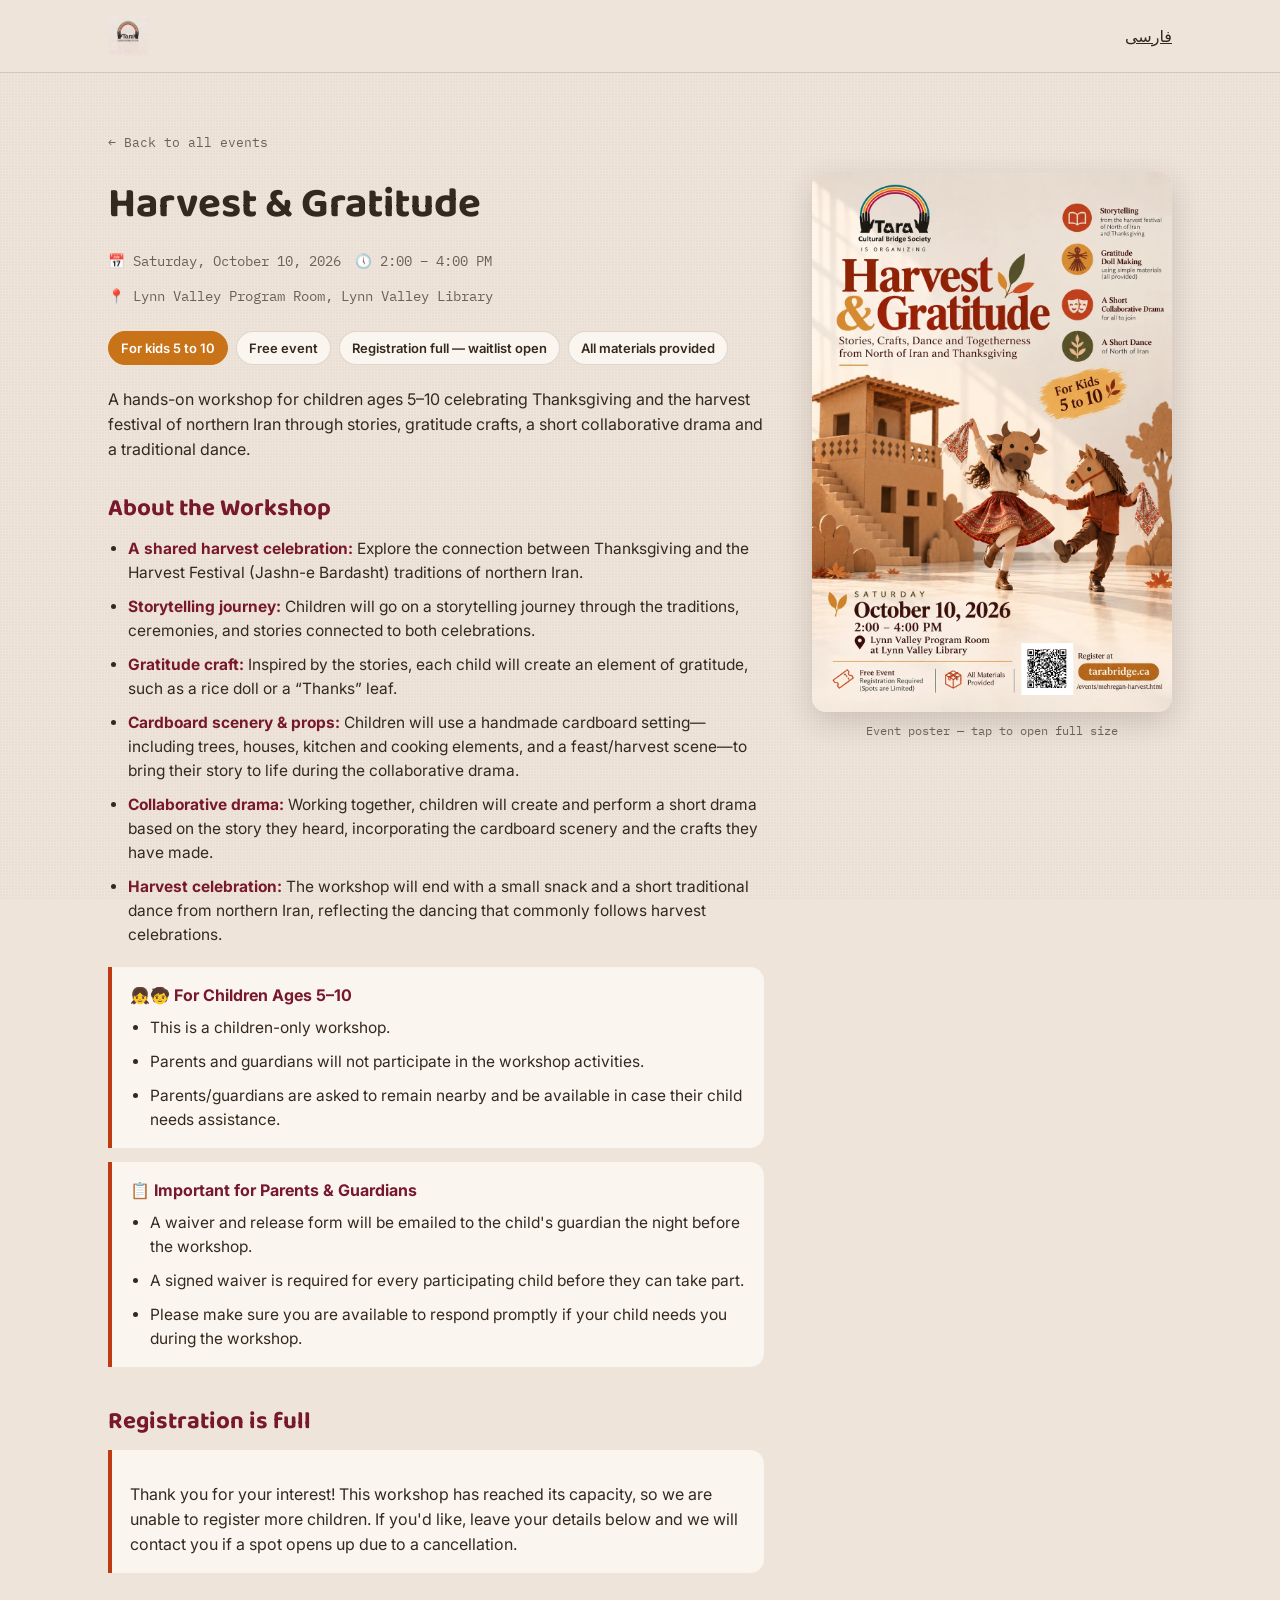
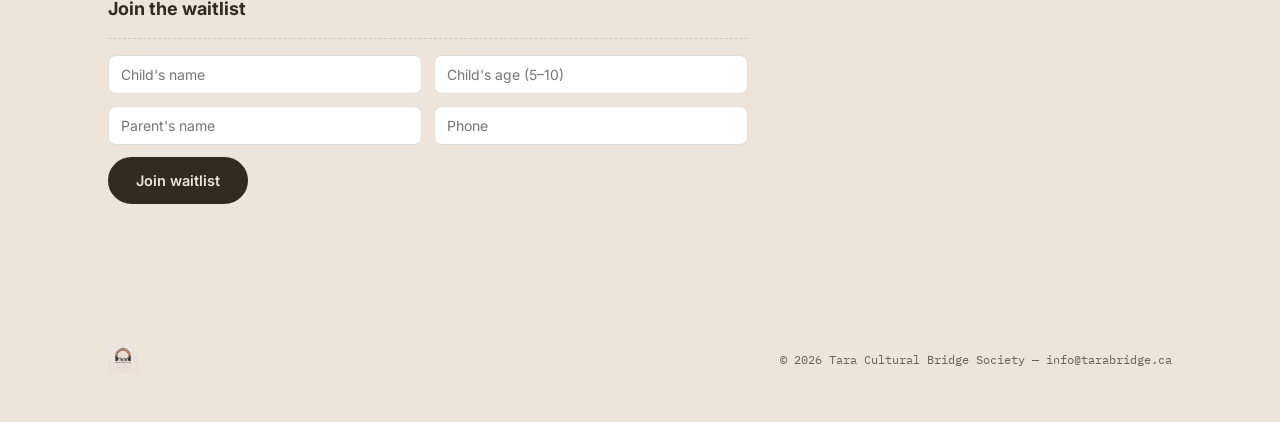
<file: events/mehregan-harvest.html>
<!DOCTYPE html>
<html lang="en" dir="ltr">
<head>
<meta charset="UTF-8">
<meta name="viewport" content="width=device-width, initial-scale=1.0">
<title>Harvest &amp; Gratitude — Tara Cultural Bridge Society</title>
<meta name="description" content="A hands-on workshop for children ages 5–10 celebrating Thanksgiving and the harvest festival of northern Iran through stories, gratitude crafts, a short collaborative drama and a traditional dance.">
<link rel="canonical" href="https://tarabridge.ca/events/mehregan-harvest.html">
<link rel="alternate" hreflang="en" href="https://tarabridge.ca/events/mehregan-harvest.html">
<link rel="alternate" hreflang="fa" href="https://tarabridge.ca/events/mehregan-harvest.html?lang=fa">
<link rel="alternate" hreflang="x-default" href="https://tarabridge.ca/events/mehregan-harvest.html">
<link rel="icon" type="image/jpeg" href="/images/logo.jpg">
<meta property="og:type" content="website">
<meta property="og:title" content="Harvest &amp; Gratitude">
<meta property="og:description" content="A hands-on workshop for children ages 5–10 celebrating Thanksgiving and the harvest festival of northern Iran.">
<meta property="og:url" content="https://tarabridge.ca/events/mehregan-harvest.html">
<meta property="og:image" content="https://tarabridge.ca/images/harvest-gratitude-poster.jpg">
<script type="application/ld+json">
{"@context":"https://schema.org","@type":"Event","name":"Harvest & Gratitude","startDate":"2026-10-10T14:00:00-07:00","endDate":"2026-10-10T16:00:00-07:00","eventAttendanceMode":"https://schema.org/OfflineEventAttendanceMode","eventStatus":"https://schema.org/EventScheduled","inLanguage":"en","image":"https://tarabridge.ca/images/harvest-gratitude-poster.jpg","location":{"@type":"Place","name":"Lynn Valley Program Room, Lynn Valley Library"},"isAccessibleForFree":true,"description":"A hands-on workshop for children ages 5–10 celebrating Thanksgiving and the harvest festival of northern Iran through stories, gratitude crafts, a short collaborative drama and a traditional dance.","organizer":{"@type":"NGO","name":"Tara Cultural Bridge Society","url":"https://tarabridge.ca/"}}</script>
<link rel="preconnect" href="https://fonts.googleapis.com">
<link rel="preconnect" href="https://fonts.gstatic.com" crossorigin>
<link href="https://fonts.googleapis.com/css2?family=Baloo+2:wght@600;700;800&family=Inter:wght@400;500;600;700&family=Vazirmatn:wght@400;500;600;700&family=IBM+Plex+Mono:wght@500&display=swap" rel="stylesheet">
<link rel="stylesheet" href="/styles.css">
<style>
  .hg-layout{ display:grid; grid-template-columns: minmax(0,1fr) 360px; gap:48px; align-items:start; }
  .hg-chips{ display:flex; flex-wrap:wrap; gap:8px; margin:0 0 22px; padding:0; list-style:none; }
  .hg-chips li{ font-size:13px; font-weight:600; padding:6px 12px; border-radius:999px; background: var(--paper-raised); border:1px solid var(--line); }
  .hg-chips li.hl{ background: var(--orange); border-color: var(--orange); color:#fff; }
  .event-page .event-desc.hg-summary{ margin-bottom:28px; }
  .hg-about{ max-width:68ch; margin-bottom:36px; }
  .hg-about h2, .hg-register h2{ font-family: var(--display); font-weight:700; font-size:24px; margin:0 0 10px; color: var(--maroon); }
  html[dir="rtl"] .hg-about h2, html[dir="rtl"] .hg-register h2{ font-family: var(--farsi); }
  .hg-about p{ font-size:15.5px; margin:0 0 14px; }
  .hg-note{ background: var(--paper-raised); border-inline-start:4px solid var(--terracotta); border-radius: 0 var(--radius) var(--radius) 0; padding:16px 18px; }
  html[dir="rtl"] .hg-note{ border-radius: var(--radius) 0 0 var(--radius); }
  .hg-note p:last-child{ margin-bottom:0; }
  .hg-note + .hg-note{ margin-top:14px; }
  .hg-note h3{ font-size:16px; font-weight:700; margin:0 0 8px; color: var(--maroon); }
  .hg-list, .hg-note ul{ margin:0 0 20px; padding-inline-start:20px; }
  .hg-note ul{ margin-bottom:0; }
  .hg-list li, .hg-note li{ font-size:15.5px; margin:0 0 10px; }
  .hg-note li:last-child{ margin-bottom:0; }
  .hg-list strong{ color: var(--maroon); }
  .hg-poster{ position:sticky; top:24px; }
  .hg-poster a{ display:block; border-radius: var(--radius); overflow:hidden; box-shadow: 0 10px 30px rgba(51,41,31,.18); }
  .hg-poster figcaption{ font-family: var(--mono); font-size:12px; color: var(--ink-soft); margin-top:10px; text-align:center; }
  html[dir="rtl"] .hg-poster figcaption, html[dir="rtl"] .event-back, html[dir="rtl"] .event-page .lang-switch{ font-family: var(--farsi); letter-spacing:0; }
  @media (max-width: 860px){
    .hg-layout{ grid-template-columns: 1fr; gap:36px; }
    .hg-poster{ position:static; max-width:480px; margin:0 auto; }
  }
  @media (max-width: 560px){
    .wrap{ padding: 0 16px; }
    .event-page .reg-form{ grid-template-columns: 1fr; }
  }
</style>
</head>
<body>

<nav class="nav">
  <div class="wrap nav-row">
    <a href="/" class="nav-brand" id="brandLink">
      <img width="700" height="700" src="/images/logo.jpg" alt="Tara Cultural Bridge Society">
    </a>
    <div class="nav-right">
      <a class="lang-switch" id="langSwitch" href="https://tarabridge.ca/events/mehregan-harvest.html?lang=fa">فارسی</a>
    </div>
  </div>
</nav>

<section class="event-page">
  <div class="wrap">
    <a class="event-back" id="backLink" href="/#events">&larr; Back to all events</a>
    <div class="hg-layout">
      <div>
        <h1 id="title">Harvest &amp; Gratitude</h1>
        <div class="event-meta">
          <span id="metaDate">📅 Saturday, October 10, 2026</span>
          <span id="metaTime">🕔 2:00 – 4:00 PM</span>
          <span id="metaLoc">📍 Lynn Valley Program Room, Lynn Valley Library</span>
        </div>
        <ul class="hg-chips" id="chips">
          <li class="hl">For kids 5 to 10</li>
          <li>Free event</li>
          <li>Registration full — waitlist open</li>
          <li>All materials provided</li>
        </ul>
        <p class="event-desc hg-summary" id="summary">A hands-on workshop for children ages 5–10 celebrating Thanksgiving and the harvest festival of northern Iran through stories, gratitude crafts, a short collaborative drama and a traditional dance.</p>

        <div class="hg-about">
          <h2 id="aboutTitle">About the Workshop</h2>
          <div id="aboutBody">
            <ul class="hg-list" id="aboutList">
              <li><strong>A shared harvest celebration:</strong> Explore the connection between Thanksgiving and the Harvest Festival (Jashn-e Bardasht) traditions of northern Iran.</li>
              <li><strong>Storytelling journey:</strong> Children will go on a storytelling journey through the traditions, ceremonies, and stories connected to both celebrations.</li>
              <li><strong>Gratitude craft:</strong> Inspired by the stories, each child will create an element of gratitude, such as a rice doll or a “Thanks” leaf.</li>
              <li><strong>Cardboard scenery &amp; props:</strong> Children will use a handmade cardboard setting—including trees, houses, kitchen and cooking elements, and a feast/harvest scene—to bring their story to life during the collaborative drama.</li>
              <li><strong>Collaborative drama:</strong> Working together, children will create and perform a short drama based on the story they heard, incorporating the cardboard scenery and the crafts they have made.</li>
              <li><strong>Harvest celebration:</strong> The workshop will end with a small snack and a short traditional dance from northern Iran, reflecting the dancing that commonly follows harvest celebrations.</li>
            </ul>
            <div class="hg-note" id="kidsNote">
              <h3>👧🧒 For Children Ages 5–10</h3>
              <ul>
                <li>This is a children-only workshop.</li>
                <li>Parents and guardians will not participate in the workshop activities.</li>
                <li>Parents/guardians are asked to remain nearby and be available in case their child needs assistance.</li>
              </ul>
            </div>
            <div class="hg-note" id="parentsNote">
              <h3>📋 Important for Parents &amp; Guardians</h3>
              <ul>
                <li>A waiver and release form will be emailed to the child's guardian the night before the workshop.</li>
                <li>A signed waiver is required for every participating child before they can take part.</li>
                <li>Please make sure you are available to respond promptly if your child needs you during the workshop.</li>
              </ul>
            </div>
          </div>
        </div>

        <div class="hg-register">
          <h2 id="regTitle">Registration is full</h2>
          <div class="hg-note" id="closedNote">
            <p id="closedMsg">Thank you for your interest! This workshop has reached its capacity, so we are unable to register more children. If you'd like, leave your details below and we will contact you if a spot opens up due to a cancellation.</p>
          </div>
          <h3 id="waitTitle" style="margin:22px 0 10px;font-size:18px;">Join the waitlist</h3>
          <form class="reg-form open" id="regForm">
            <input type="text" placeholder="Child's name" class="reg-kidname" required>
            <input type="number" min="5" max="10" placeholder="Child's age (5–10)" class="reg-kidage" required>
            <input type="text" placeholder="Parent's name" class="reg-parentname" required>
            <input type="tel" placeholder="Phone" class="reg-phone" required>
            <button type="submit" class="btn btn-solid reg-submit">Join waitlist</button>
            <span class="reg-msg" id="regMsg"></span>
          </form>
        </div>
      </div>

      <figure class="hg-poster" style="margin:0;">
        <a href="/images/harvest-gratitude-poster.jpg" target="_blank" rel="noopener">
          <img src="/images/harvest-gratitude-poster.jpg" width="1024" height="1536" alt="Harvest & Gratitude poster: stories, crafts, dance and togetherness from North of Iran and Thanksgiving. For kids 5 to 10. Saturday, October 10, 2026, 2:00–4:00 PM, Lynn Valley Program Room at Lynn Valley Library. Free event, registration required, all materials provided. Register at tarabridge.ca/events/mehregan-harvest.html (QR code)." id="posterImg">
        </a>
        <figcaption id="posterCap">Event poster — tap to open full size</figcaption>
      </figure>
    </div>
  </div>
</section>

<footer>
  <div class="wrap footer-row">
    <img width="700" height="700" src="/images/logo.jpg" alt="Tara Cultural Bridge Society" style="height:30px;width:auto;">
    <div class="footer-meta" id="footerText">© 2026 Tara Cultural Bridge Society — info@tarabridge.ca</div>
  </div>
</footer>

<script>
const SHEETS_ENDPOINT = "https://script.google.com/macros/s/AKfycbz17nLpRn3llqi-0UYypDrjoUQg57SEyKT3yRZpGgUSXBRELVakcVpwr48lIpXO9dbw/exec";
const CONFIRMATION_ENDPOINT = "/api/send-confirmation.php";
const EVENT_ID = "mehregan-harvest";
const LANG = new URLSearchParams(location.search).get("lang") === "fa" ? "fa" : "en";

const TEXT = {
  en: {
    title: "Harvest & Gratitude",
    date: "Saturday, October 10, 2026",
    time: "2:00 – 4:00 PM",
    loc: "Lynn Valley Program Room, Lynn Valley Library"
  },
  fa: {
    pageTitle: "برداشت و سپاسگزاری — انجمن پل فرهنگی تارا",
    title: "برداشت و سپاسگزاری",
    date: "شنبه ۱۰ اکتبر ۲۰۲۶",
    time: "ساعت ۲ تا ۴ بعدازظهر",
    loc: "اتاق برنامه‌های لین ولی، کتابخانه لین ولی",
    back: "→ بازگشت به همه رویدادها",
    switchLabel: "English",
    chips: ["برای کودکان ۵ تا ۱۰ سال", "رایگان", "ظرفیت تکمیل شده — لیست انتظار باز است", "همه وسایل فراهم می‌شود"],
    summary: "کارگاهی عملی برای کودکان ۵ تا ۱۰ سال در جشن شکرگزاری و جشن برداشت شمال ایران؛ با قصه‌گویی، ساخت کاردستی‌های سپاسگزاری، یک نمایش کوتاه گروهی و یک رقص سنتی.",
    aboutTitle: "درباره کارگاه",
    about: [
      ["جشنی مشترک برای برداشت:", "با پیوند میان روز شکرگزاری و سنت‌های جشن برداشت شمال ایران آشنا شوید."],
      ["سفری قصه‌گویانه:", "کودکان سفری قصه‌گویانه به دنیای سنت‌ها، آیین‌ها و داستان‌های مرتبط با هر دو جشن خواهند داشت."],
      ["کاردستی سپاسگزاری:", "هر کودک با الهام از قصه‌ها، نمادی از سپاسگزاری می‌سازد؛ مانند «عروسک برنج» یا «برگ سپاس»."],
      ["صحنه و وسایل مقوایی:", "کودکان با استفاده از صحنه‌ای مقوایی و دست‌ساز — شامل درختان، خانه‌ها، آشپزخانه و وسایل آشپزی، و صحنه‌ای از جشن و برداشت — قصه را در نمایش گروهی جان می‌بخشند."],
      ["نمایش گروهی:", "کودکان با همکاری یکدیگر، نمایش کوتاهی بر اساس قصه‌ای که شنیده‌اند می‌سازند و اجرا می‌کنند و در آن از صحنه‌آرایی مقوایی و کاردستی‌های خودشان استفاده می‌کنند."],
      ["جشن برداشت:", "کارگاه با یک پذیرایی مختصر و یک رقص کوتاه سنتی از شمال ایران به پایان می‌رسد؛ یادآور رقص و پایکوبی‌ای که معمولاً پس از جشن‌های برداشت برپا می‌شود."]
    ],
    kidsTitle: "👧🧒 برای کودکان ۵ تا ۱۰ سال",
    kids: [
      "این کارگاه فقط برای کودکان است.",
      "والدین و سرپرستان در فعالیت‌های کارگاه شرکت نمی‌کنند.",
      "از والدین و سرپرستان می‌خواهیم در نزدیکی محل کارگاه بمانند تا در صورت نیاز کودک در دسترس باشند."
    ],
    parentsTitle: "📋 نکات مهم برای والدین و سرپرستان",
    parents: [
      "فرم رضایت‌نامه و سلب مسئولیت، شب پیش از کارگاه به ایمیل سرپرست کودک ارسال می‌شود.",
      "برای شرکت هر کودک، داشتن رضایت‌نامه امضاشده الزامی است.",
      "لطفاً در طول کارگاه در دسترس باشید تا اگر کودکتان به شما نیاز داشت، سریعاً پاسخ دهید."
    ],
    regTitle: "ظرفیت ثبت‌نام تکمیل شده است",
    closedMsg: "از علاقه شما سپاسگزاریم! ظرفیت این کارگاه تکمیل شده و متأسفانه امکان ثبت‌نام کودکان بیشتر وجود ندارد. در صورت تمایل، اطلاعات خود را در فرم زیر بگذارید تا اگر به دلیل انصراف کسی جایی خالی شد، با شما تماس بگیریم.",
    waitTitle: "ثبت‌نام در لیست انتظار",
    ph: {
      kidname: "نام کودک", kidage: "سن کودک (۵ تا ۱۰)", parentname: "نام والد",
      phone: "تلفن"
    },
    submit: "ثبت در لیست انتظار",
    waitSuccess: "شما در لیست انتظار ثبت شدید. اگر جایی خالی شود با شما تماس می‌گیریم.",
    posterCap: "پوستر رویداد — برای دیدن اندازه کامل، روی آن بزنید",
    footer: "© ۲۰۲۶ انجمن پل فرهنگی تارا — info@tarabridge.ca"
  }
};

function applyFarsi(){
  const f = TEXT.fa;
  document.documentElement.lang = "fa";
  document.documentElement.dir = "rtl";
  document.title = f.pageTitle;
  const sw = document.getElementById("langSwitch");
  sw.textContent = f.switchLabel;
  sw.href = "https://tarabridge.ca/events/mehregan-harvest.html";
  document.getElementById("brandLink").href = "/?lang=fa";
  const back = document.getElementById("backLink");
  back.textContent = f.back;
  back.href = "/?lang=fa#events";
  document.getElementById("title").textContent = f.title;
  document.getElementById("metaDate").textContent = "📅 " + f.date;
  document.getElementById("metaTime").textContent = "🕔 " + f.time;
  document.getElementById("metaLoc").textContent = "📍 " + f.loc;
  document.querySelectorAll("#chips li").forEach((li, i) => { li.textContent = f.chips[i]; });
  document.getElementById("summary").textContent = f.summary;
  document.getElementById("aboutTitle").textContent = f.aboutTitle;
  document.querySelectorAll("#aboutList li").forEach((li, i) => {
    const b = document.createElement("strong");
    b.textContent = f.about[i][0];
    li.replaceChildren(b, " " + f.about[i][1]);
  });
  document.querySelector("#kidsNote h3").textContent = f.kidsTitle;
  document.querySelectorAll("#kidsNote li").forEach((li, i) => { li.textContent = f.kids[i]; });
  document.querySelector("#parentsNote h3").textContent = f.parentsTitle;
  document.querySelectorAll("#parentsNote li").forEach((li, i) => { li.textContent = f.parents[i]; });
  document.getElementById("regTitle").textContent = f.regTitle;
  document.getElementById("closedMsg").textContent = f.closedMsg;
  document.getElementById("waitTitle").textContent = f.waitTitle;
  const form = document.getElementById("regForm");
  for (const k in f.ph) form.querySelector(".reg-" + k).placeholder = f.ph[k];
  form.querySelector(".reg-submit").textContent = f.submit;
  document.getElementById("posterCap").textContent = f.posterCap;
  document.getElementById("footerText").textContent = f.footer;
}
if (LANG === "fa") applyFarsi();

const EVENT_TITLE = TEXT[LANG].title;
const EVENT_DATE_DISPLAY = TEXT[LANG].date;
const EVENT_TIME_DISPLAY = TEXT[LANG].time;
const EVENT_LOC_DISPLAY = TEXT[LANG].loc;

async function sendToSheet(payload){
  await fetch(SHEETS_ENDPOINT, {
    method: "POST",
    mode: "no-cors",
    headers: { "Content-Type": "text/plain;charset=utf-8" },
    body: JSON.stringify(payload)
  });
}

async function sendConfirmationEmail(payload){
  try{
    await fetch(CONFIRMATION_ENDPOINT, {
      method: "POST",
      headers: { "Content-Type": "application/json" },
      body: JSON.stringify(payload)
    });
  }catch(err){
    console.warn("Confirmation email failed to send.", err);
  }
}

document.getElementById("regForm").addEventListener("submit", async function(e){
  e.preventDefault();
  const form = e.target;
  const kidNameVal = form.querySelector(".reg-kidname").value.trim();
  const kidAgeVal = form.querySelector(".reg-kidage").value.trim();
  const parentNameVal = form.querySelector(".reg-parentname").value.trim();
  const phoneVal = form.querySelector(".reg-phone").value.trim();
  const msgEl = document.getElementById("regMsg");
  try{
    // Registration is closed. The sheet script expects registration-shaped rows, so waitlist
    // entries are sent in that shape and tagged WAITLIST in the event columns.
    await sendToSheet({
      type: "registration",
      event: EVENT_ID + "-WAITLIST",
      eventTitle: EVENT_TITLE + " — WAITLIST",
      kidName: kidNameVal,
      kidAge: kidAgeVal,
      parentName: parentNameVal,
      email: "n/a (waitlist)",
      phone: phoneVal,
      allergy: "n/a (waitlist)"
    });
    msgEl.textContent = LANG === "fa" ? TEXT.fa.waitSuccess : "You're on the waitlist. We'll contact you if a spot opens up.";
    msgEl.className = "reg-msg ok";
    form.querySelector(".reg-submit").disabled = true;
  }catch(err){
    msgEl.textContent = LANG === "fa" ? "مشکلی پیش آمد، دوباره تلاش کنید." : "Something went wrong, please try again.";
    msgEl.className = "reg-msg err";
  }
});
</script>
</body>
</html>
</file>
<file: styles.css>
:root{
    --teal: #28716E;
    --orange: #C97319;
    --terracotta: #BD3A12;
    --maroon: #77182C;
    --ink: #33291F;
    --ink-soft: #6B6155;
    --paper: #EFE4DA;
    --paper-raised: #FAF5EE;
    --line: rgba(51,41,31,0.15);
    --display: "Baloo 2", sans-serif;
    --body: "Inter", system-ui, sans-serif;
    --farsi: "Vazirmatn", sans-serif;
    --mono: "IBM Plex Mono", ui-monospace, monospace;
    --radius: 14px;
  }
  *{ box-sizing: border-box; }
  html{ scroll-behavior: smooth; }
  @media (prefers-reduced-motion: reduce){ html{ scroll-behavior:auto; } }
  body{
    margin:0; background: var(--paper); color: var(--ink);
    font-family: var(--body); line-height:1.55;
  }
  html[dir="rtl"] body{ font-family: var(--farsi); }
  a{ color: inherit; }
  img{ max-width:100%; display:block; height:auto; }
  .wrap{ max-width: 1120px; margin: 0 auto; padding: 0 28px; }
  button{ font-family: inherit; cursor: pointer; }

  body::before{
    content:""; position:fixed; inset:0; pointer-events:none; z-index:0; opacity:0.5;
    background-image: radial-gradient(circle at 1px 1px, rgba(51,41,31,0.05) 1px, transparent 0);
    background-size: 3px 3px;
  }
  section, header, footer{ position:relative; z-index:1; }

  .nav{
    position: sticky; top:0; z-index: 60;
    background: rgba(239,228,218,0.94); backdrop-filter: blur(6px);
    border-bottom: 1px solid var(--line);
  }
  .nav-row{ display:flex; align-items:center; justify-content:space-between; height:72px; gap:20px; }
  .nav-brand{ display:flex; align-items:center; gap:10px; text-decoration:none; }
  .nav-brand img{ height:40px; width:auto; }
  .nav-links{ display:flex; gap:4px; list-style:none; margin:0; padding:0; flex-wrap:wrap; }
  .nav-links a{
    font-family: var(--mono); font-size:12.5px; letter-spacing:0.04em; text-transform:uppercase;
    text-decoration:none; color: var(--ink-soft); padding:8px 12px; border-radius:8px;
    transition: background 0.2s ease, color 0.2s ease;
  }
  html[dir="rtl"] .nav-links a{ font-family: var(--farsi); text-transform:none; font-size:14px; }
  .nav-links a:hover{ background: rgba(51,41,31,0.08); color: var(--ink); }
  .nav-right{ display:flex; align-items:center; gap:12px; }
  .lang-btn{
    font-family: var(--mono); font-size:12.5px; letter-spacing:0.05em;
    background: var(--ink); color: var(--paper); border:none; padding:9px 16px;
    border-radius:8px; font-weight:600;
  }
  .donate-btn{
    font-family: var(--mono); font-size:12.5px; letter-spacing:0.05em; text-transform:uppercase;
    background: var(--terracotta); color:#fff; border:none; padding:9px 16px; border-radius:8px; font-weight:600;
    text-decoration:none;
  }
  html[dir="rtl"] .donate-btn{ font-family: var(--farsi); text-transform:none; font-size:14px; }
  .nav-toggle{ display:none; background:none; border:1px solid var(--line); border-radius:8px; padding:8px 10px; }
  @media (max-width: 900px){
    .nav-links{ display:none; }
    .nav-toggle{ display:inline-flex; }
    .nav-links.open{
      display:flex; flex-direction:column; position:absolute; top:72px; left:0; right:0;
      background: var(--paper-raised); padding:12px 28px 20px; border-bottom:1px solid var(--line);
    }
  }

  .hero{ padding: 76px 0 64px; text-align:center; border-bottom: 1px solid var(--line); }
  .hero img.hero-logo{ max-width: 340px; margin: 0 auto 20px; }
  .hero h1{
    font-family: var(--display); font-weight:700; font-size: clamp(30px,4.6vw,50px);
    margin: 0 0 16px; color: var(--ink);
  }
  html[dir="rtl"] .hero h1{ font-family: var(--farsi); font-weight:700; }
  .hero p{ max-width: 56ch; margin: 0 auto; color: var(--ink-soft); font-size:17px; }
  .hero-ctas{ display:flex; gap:14px; justify-content:center; margin-top:32px; flex-wrap:wrap; }
  .btn{
    font-weight:600; font-size:14.5px; padding:13px 26px; border-radius:999px; text-decoration:none;
    display:inline-flex; align-items:center; gap:8px; border: 2px solid var(--ink);
  }
  .btn-solid{ background: var(--ink); color: var(--paper); }
  .btn-outline{ background:transparent; color:var(--ink); }

  section.page-section{ padding: 84px 0; border-bottom: 1px solid var(--line); }
  .section-eyebrow{
    font-family: var(--mono); font-size:12px; letter-spacing:0.12em; text-transform:uppercase;
    color: var(--terracotta); margin-bottom:12px;
  }
  html[dir="rtl"] .section-eyebrow{ font-family: var(--farsi); text-transform:none; letter-spacing:0; font-size:14px; font-weight:600; }
  .section-title{
    font-family: var(--display); font-weight:700; font-size: clamp(26px,3.4vw,38px);
    margin: 0 0 20px; color: var(--ink);
  }
  html[dir="rtl"] .section-title{ font-family: var(--farsi); }
  .section-lede{ max-width: 68ch; color: var(--ink-soft); font-size:16px; margin-bottom: 48px; }

  .values-grid{ display:grid; grid-template-columns: repeat(3,1fr); gap:24px; }
  @media (max-width:800px){ .values-grid{ grid-template-columns:1fr; } }
  .value-card{
    background: var(--paper-raised); border:1px solid var(--line); border-radius: var(--radius);
    padding: 28px; border-top: 4px solid var(--teal);
  }
  .value-card:nth-child(2){ border-top-color: var(--orange); }
  .value-card:nth-child(3){ border-top-color: var(--maroon); }
  .value-card h3{ font-family: var(--display); font-size:20px; margin:0 0 10px; }
  html[dir="rtl"] .value-card h3{ font-family: var(--farsi); }
  .value-card p{ color: var(--ink-soft); font-size:14.5px; margin:0; }

  .programs-grid{ display:grid; grid-template-columns: repeat(2,1fr); gap:22px; }
  @media (max-width:800px){ .programs-grid{ grid-template-columns:1fr; } }
  .program-card{
    background: var(--paper-raised); border:1px solid var(--line); border-radius: var(--radius);
    padding: 26px; display:flex; gap:18px;
  }
  .program-icon{
    width:48px; height:48px; border-radius:50%; flex:none;
    display:flex; align-items:center; justify-content:center;
    font-size:22px; background: var(--paper);
  }
  .program-card h3{ font-family: var(--display); font-size:18px; margin:0 0 8px; }
  html[dir="rtl"] .program-card h3{ font-family: var(--farsi); }
  .program-card p{ color: var(--ink-soft); font-size:14px; margin:0; }

  .events-list{ display:flex; flex-direction:column; gap:18px; }
  .event-card{
    background: var(--paper-raised); border:1px solid var(--line); border-radius: var(--radius);
    padding: 22px; display:grid; grid-template-columns: 84px 1fr auto; gap:22px; align-items:center;
  }
  @media (max-width:720px){ .event-card{ grid-template-columns: 64px 1fr; } .event-card .event-action{ grid-column:1/-1; } }
  .event-date{
    background: var(--ink); color: var(--paper); border-radius:10px; text-align:center; padding:10px 6px;
  }
  .event-date .day{ font-family: var(--display); font-size:24px; line-height:1; display:block; }
  .event-date .mon{ font-family: var(--mono); font-size:10.5px; letter-spacing:0.08em; text-transform:uppercase; display:block; margin-top:4px; }
  .event-info h3{ font-family: var(--display); font-size:19px; margin:0 0 6px; }
  html[dir="rtl"] .event-info h3{ font-family: var(--farsi); }
  .event-meta{ font-family: var(--mono); font-size:12px; color: var(--ink-soft); display:flex; gap:14px; flex-wrap:wrap; margin-bottom:8px; }
  html[dir="rtl"] .event-meta{ font-family: var(--farsi); font-size:13.5px; }
  .event-desc{ color: var(--ink-soft); font-size:14px; margin:0; }
  .event-tag{
    display:inline-block; font-family: var(--mono); font-size:10.5px; letter-spacing:0.06em; text-transform:uppercase;
    background: rgba(40,113,110,0.14); color: var(--teal); padding:3px 9px; border-radius:999px; margin-bottom:8px;
  }
  .spots{ font-family: var(--mono); font-size:11.5px; color: var(--ink-soft); margin-top:6px; }
  .spots.full{ color: var(--maroon); font-weight:600; }
  .btn-register{
    font-weight:600; font-size:13.5px; padding:10px 20px; border-radius:999px; border:2px solid var(--ink);
    background: var(--ink); color:var(--paper); white-space:nowrap;
  }
  .btn-register:disabled{ background:transparent; color: var(--ink-soft); border-color: var(--line); cursor:not-allowed; }

  .reg-form{
    margin-top:16px; padding-top:16px; border-top:1px dashed var(--line);
    display:none; grid-template-columns: 1fr 1fr; gap:12px;
  }
  .reg-form.open{ display:grid; }
  .reg-form input, .reg-form textarea{
    grid-column: span 1; font-family:inherit; font-size:14px; padding:10px 12px;
    border:1px solid var(--line); border-radius:8px; background:#fff; color: var(--ink); width:100%;
  }
  .reg-form textarea{ grid-column: 1/-1; resize:vertical; min-height:60px; }
  .reg-form .reg-submit{ grid-column: 1/-1; justify-self:start; }
  .reg-msg{ grid-column:1/-1; font-size:13px; font-family: var(--mono); }
  .reg-msg.ok{ color: var(--teal); }
  .reg-msg.err{ color: var(--maroon); }

  .donate-grid{ display:grid; grid-template-columns: 1.1fr 1fr; gap:40px; align-items:center; }
  @media (max-width:800px){ .donate-grid{ grid-template-columns:1fr; } }
  .donate-tiers{ display:flex; gap:14px; flex-wrap:wrap; margin-top:24px; }
  .tier-btn{
    flex:1; min-width:110px; background: var(--paper-raised); border:2px solid var(--line); border-radius:12px;
    padding:18px 10px; text-align:center; font-family: var(--display); font-size:20px; font-weight:700;
  }
  .tier-btn:hover{ border-color: var(--terracotta); }
  html[dir="rtl"] .tier-btn{ font-family: var(--farsi); }
  .donate-note{ font-size:12.5px; color: var(--ink-soft); margin-top:14px; }
  .donate-art{
    background: var(--paper-raised); border:1px solid var(--line); border-radius: var(--radius);
    padding: 40px; text-align:center;
  }

  .volunteer-form{
    display:grid; grid-template-columns: 1fr 1fr; gap:16px; max-width: 640px;
    background: var(--paper-raised); border:1px solid var(--line); border-radius: var(--radius); padding: 32px;
  }
  .volunteer-form label{ font-family: var(--mono); font-size:11.5px; letter-spacing:0.05em; text-transform:uppercase; color: var(--ink-soft); display:block; margin-bottom:6px; }
  html[dir="rtl"] .volunteer-form label{ font-family: var(--farsi); text-transform:none; font-size:13px; }
  .volunteer-form input, .volunteer-form select, .volunteer-form textarea{
    width:100%; font-family:inherit; font-size:14.5px; padding:11px 12px; border:1px solid var(--line);
    border-radius:8px; background:#fff; color: var(--ink);
  }
  .volunteer-form .full{ grid-column: 1/-1; }
  @media (max-width:600px){ .volunteer-form{ grid-template-columns:1fr; } }

  .about-grid{ display:grid; grid-template-columns: 1fr 1fr; gap:48px; align-items:start; }
  @media (max-width:800px){ .about-grid{ grid-template-columns:1fr; } }
  .about-grid p{ color: var(--ink-soft); font-size:16px; margin: 0 0 16px; }
  .stat-row{ display:flex; gap:28px; margin-top: 24px; flex-wrap:wrap; }
  .stat b{ font-family: var(--display); font-size: 30px; display:block; color: var(--terracotta); }
  .stat span{ font-family: var(--mono); font-size:11px; color: var(--ink-soft); text-transform:uppercase; letter-spacing:0.05em; }
  html[dir="rtl"] .stat span{ font-family: var(--farsi); text-transform:none; font-size:12.5px; }

  footer{ padding: 48px 0; }
  .footer-row{ display:flex; justify-content:space-between; align-items:center; flex-wrap:wrap; gap:14px; }
  .footer-row img{ height:30px; width:auto; }
  .footer-meta{ font-family: var(--mono); font-size:11.5px; color: var(--ink-soft); }
  html[dir="rtl"] .footer-meta{ font-family: var(--farsi); font-size:13px; }

  /* Shared styles for standalone event detail pages (event.php) */
  .event-page{ padding: 56px 0 80px; }
  .event-back{ font-family: var(--mono); font-size:12.5px; color: var(--ink-soft); text-decoration:none; display:inline-block; margin-bottom:20px; }
  .event-back:hover{ color: var(--ink); }
  .event-page h1{ font-family: var(--display); font-weight:700; font-size: clamp(28px,4vw,42px); margin:0 0 14px; }
  html[dir="rtl"] .event-page h1{ font-family: var(--farsi); }
  .event-page .event-meta{ margin-bottom:24px; font-size:13.5px; }
  .event-page .event-desc{ font-size:16px; color: var(--ink); max-width: 68ch; margin-bottom:36px; }
  .event-page .reg-form{ display:grid; max-width:640px; }
  .event-page .lang-switch{ font-family: var(--mono); font-size:12.5px; text-decoration:underline; color: var(--ink-soft); }
  .not-found{ padding: 100px 0; text-align:center; }
</file>
